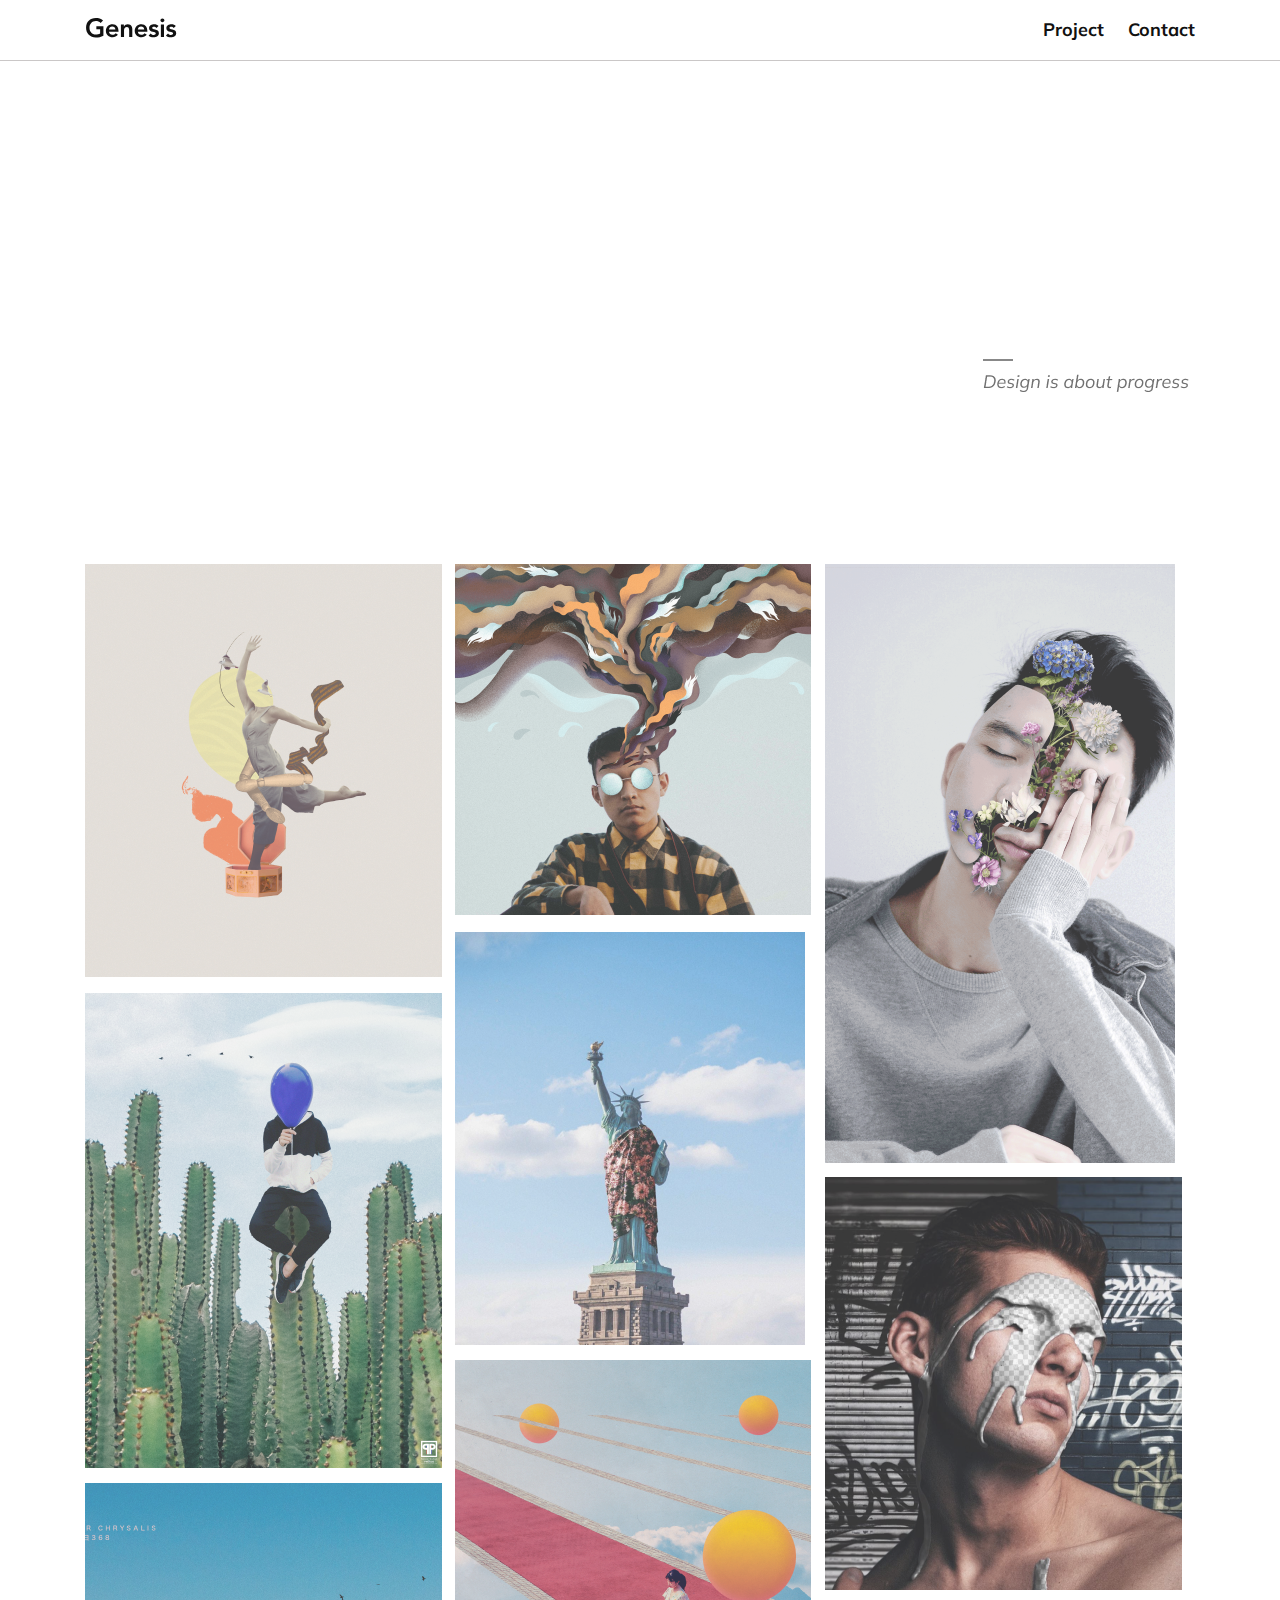
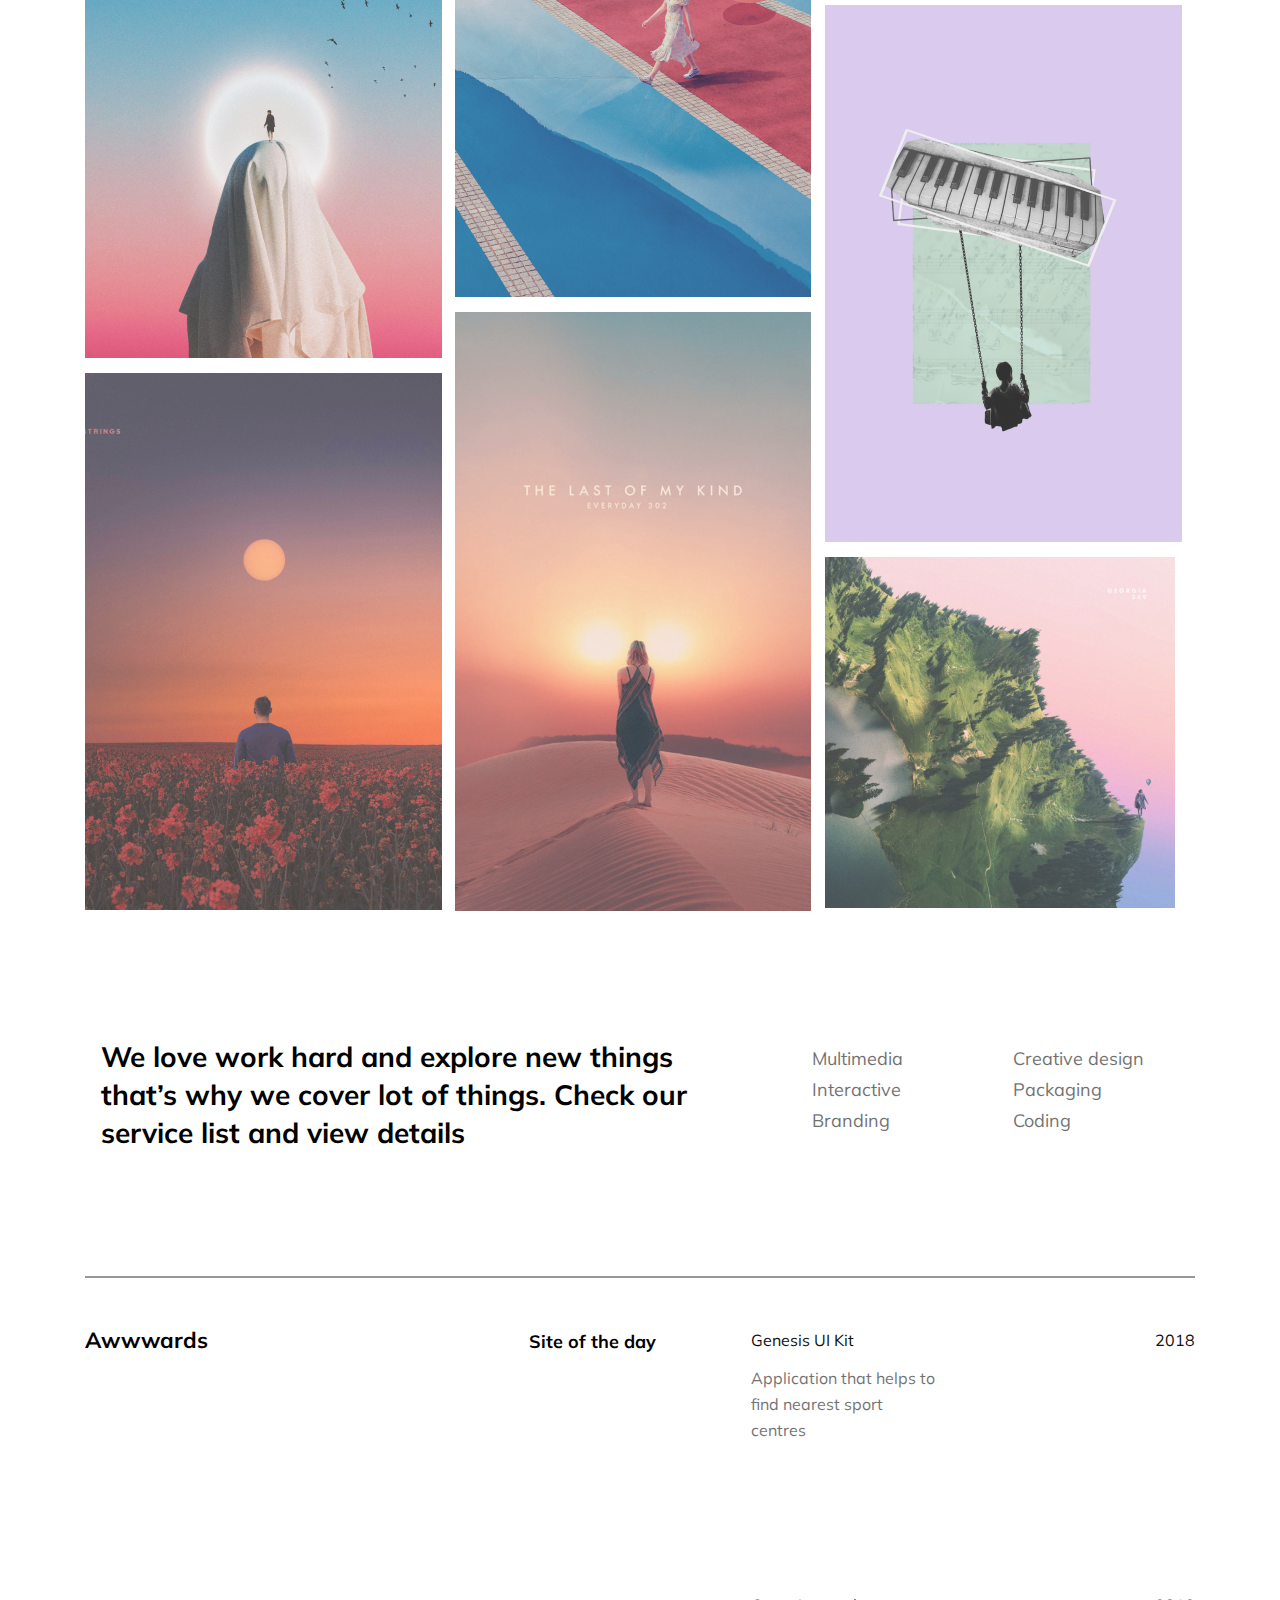
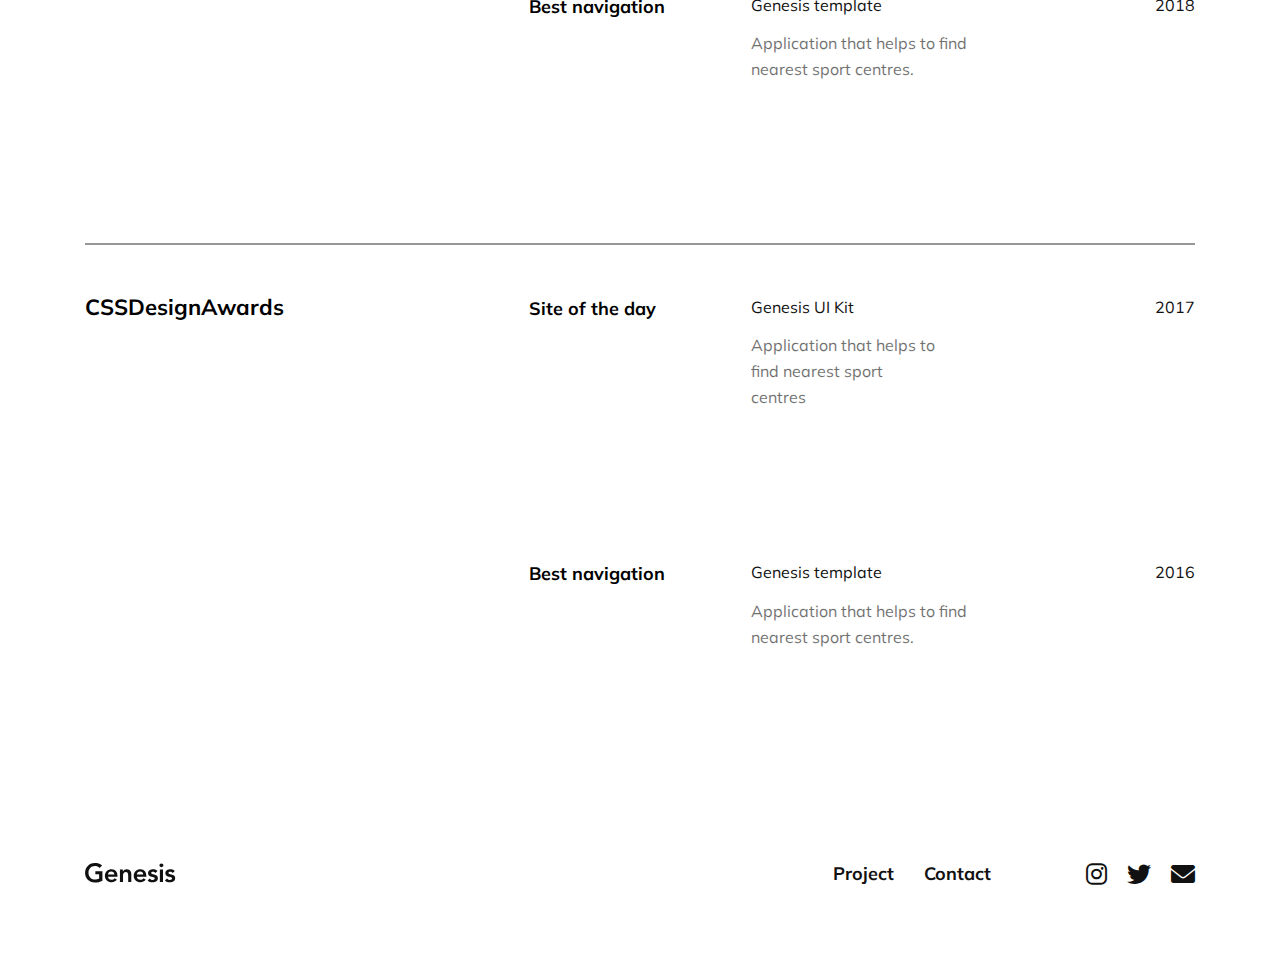
<file: index.html>
<!DOCTYPE html>
<html lang="en">
<head>
    <meta charset="UTF-8">
    <meta name="viewport" content="width=device-width, initial-scale=1.0">
    <link rel="preconnect" href="https://fonts.googleapis.com">
    <link rel="preconnect" href="https://fonts.gstatic.com" crossorigin>
    <link href="https://fonts.googleapis.com/css2?family=Mulish:ital,wght@0,200..1000;1,200..1000&display=swap" rel="stylesheet">
    <link rel="stylesheet" href="https://cdnjs.cloudflare.com/ajax/libs/font-awesome/6.0.0-beta3/css/all.min.css">
    <link rel="stylesheet" href="style/index.css">
    <link rel="stylesheet" href="style/normalize.css">
    <title>Document</title>
</head>
<body>
    <header>
        <nav class="nav__container">
            <a href="#home"><img src="image/logo.svg" alt="logo" class="nav__logo"></a>
            <ul class="nav__list">
                <li class="nav__link">
                    <a href="./pages/project.html" class="link">Project</a>
                </li>
                <li class="nav__link">
                    <a href="./pages/contact.html" class="link">Contact</a>
                </li>
            </ul>
        </nav>
    </header>

    <!--Hero Section-->
    <section class="hero__container" id="home">
        <section class="hero__container-text">
            <h4 class="hero__container-text-title">Shooting Stars</h4>
            <h1 class="hero__container-text-content">
                Hello, I’m Bakhtiyar Sattarov,
                <span>product designer</span> 
                with experience in studios and startups
            </h1>
        </section>
        <section class="hero__tagline">
            <img src="image/Quote.png" alt="quote">
        </section>
    </section>

    <!-- Gallery section -->
    <section class="grid__container">
        <div class="grid__item grid__item-one">
            <img src="./image/gallery/Rectangle.png" alt="Image of a human going out from a box like if she is dancing">
        </div>
        <div class="grid__item grid__item-two">
            <img src="./image/gallery/Rectangle-1.png" alt="Person sitting on a cactus with a blue baloon in front of his face">
        </div>
        <div class="grid__item grid__item-three">
            <img src="./image/gallery/Rectangle-2.png" alt="Person on top of a giant covered with a sheet with sun and birds in background">
        </div>
        <div class="grid__item grid__item-four">
            <img src="./image/gallery/Rectangle-3.png" alt="Man in a fiend full of flower looking at the sun">
        </div>
        <div class="grid__item grid__item-five">
            <img src="./image/gallery/Rectangle-4.png" alt="Boy with ideas going out of his mind in form of wave of colors">
        </div>
        <div class="grid__item grid__item-six">
            <img src="./image/gallery/Rectangle-5.png" alt="Statue of libery with a dress">
        </div>
        <div class="grid__item grid__item-seven">
            <img src="./image/gallery/Rectangle-6.png" alt="Woman walking on a huge carpet">
        </div>
        <div class="grid__item grid__item-eight">
            <img src="./image/gallery/Rectangle-7.png" alt="Woman looking at the sun in the desert, book cover">
        </div>
        <div class="grid__item grid__item-nine">
            <img src="./image/gallery/Rectangle-8.png" alt="Flowers going out from a face of a man">
        </div>
        <div class="grid__item grid__item-ten">
            <img src="./image/gallery/Rectangle-9.png" alt="Man posing with paint on his face">
        </div>
        <div class="grid__item grid__item-eleven">
            <img src="./image/gallery/Rectangle-10.png" alt="Kid swinging from a piano swing in the sky">
        </div>
        <div class="grid__item grid__item-twelve">
            <img src="./image/gallery/Rectangle-11.png" alt="Forest mountain from above, forest is falling">
        </div>
    </section>

    <!--Group-->
    <section class="group__container">
        <article class="group__container-info">
            <h2 class="group-text">
                We love work hard and explore new things that’s why we cover lot of things. Check our service list and view details
            </h2>
        </article>
        <section class="service__list">
            <ul class="service__list-left">
                <li class="list-item"><a href="">Multimedia</a></li>
                <li class="list-item"><a href="">Interactive</a></li>
                <li class="list-item"><a href="">Branding</a></li>
            </ul>
            <ul class="service__list-right">
                <li class="list-item"><a href="#">Creative design</a></li>
                <li class="list-item"><a href="#">Packaging</a></li>
                <li class="list-item"><a href="#">Coding</a></li>
            </ul>
        </section>
    </section>

    <!--Awards top-->
    <section class="awards__container mt58">
        <h3 class="awards__container-top-title">
            Awwwards
        </h3>
            <section class="award__item">
                <h4 class="award-type">Site of the day</h4>
            </section>
                <div class="award-details">
                    <p class="award-details-name">Genesis UI Kit</p>
                    <p class="award-details-description">Application that helps to find nearest sport centres</p>
                </div>
            <p class="award__year">2018</p>
    </section>

    <section class="awards__container-two">
            <section class="award__item-two">
                <h4 class="award-type-two">Best navigation</h4>
            </section>
                <div class="award-details-two">
                    <p class="award-details-two-name">Genesis template</p>
                    <p class="award-details-two-description">Application that helps to find nearest sport centres.</p>
                </div>
                <p class="award__year-two">2018</p>
    </section>

    <!--Awards bottom-->
       <section class="awards__container">
            <h3 class="awards__container-top-title">
                CSSDesignAwards
            </h3>
                <section class="award__item">
                    <h4 class="award-type">Site of the day</h4>
                </section>
                    <div class="award-details">
                        <p class="award-details-name">Genesis UI Kit</p>
                        <p class="award-details-description">Application that helps to find nearest sport centres</p>
                    </div>
                <p class="award__year">2017</p>
        </section>

    <section class="awards__container-two">
            <section class="award__item-two">
                <h4 class="award-type-two">Best navigation</h4>
            </section>
                <div class="award-details-two">
                    <p class="award-details-two-name">Genesis template</p>
                    <p class="award-details-two-description">Application that helps to find nearest sport centres.</p>
                </div>
                <p class="award__year-two">2016</p>
    </section>

    <!--Footer-->
    <footer class="footer__container">
        <a href="./index.html">
            <img src="../image/logo.svg" alt="logo" class="footer__logo">
        </a>
        <ul class="footer__list">
            <li class="footer__item">
                <a href="./pages/project.html" class="footer__link"><h4>Project</h4></a>
            </li>
            <li class="footer__item">
                <a href="./pages/contact.html" class="footer__link"><h4>Contact</h4></a>
            </li>
        </ul>
        <div class="footer__social">
            <a href="#"><i class="fa-brands fa-instagram"></i></a>
            <a href="#"><i class="fa-brands fa-twitter"></i></a>
            <a href="#"><i class="fa-solid fa-envelope"></i></a>
        </div>
    </footer>
    
</body>
</html>
</file>
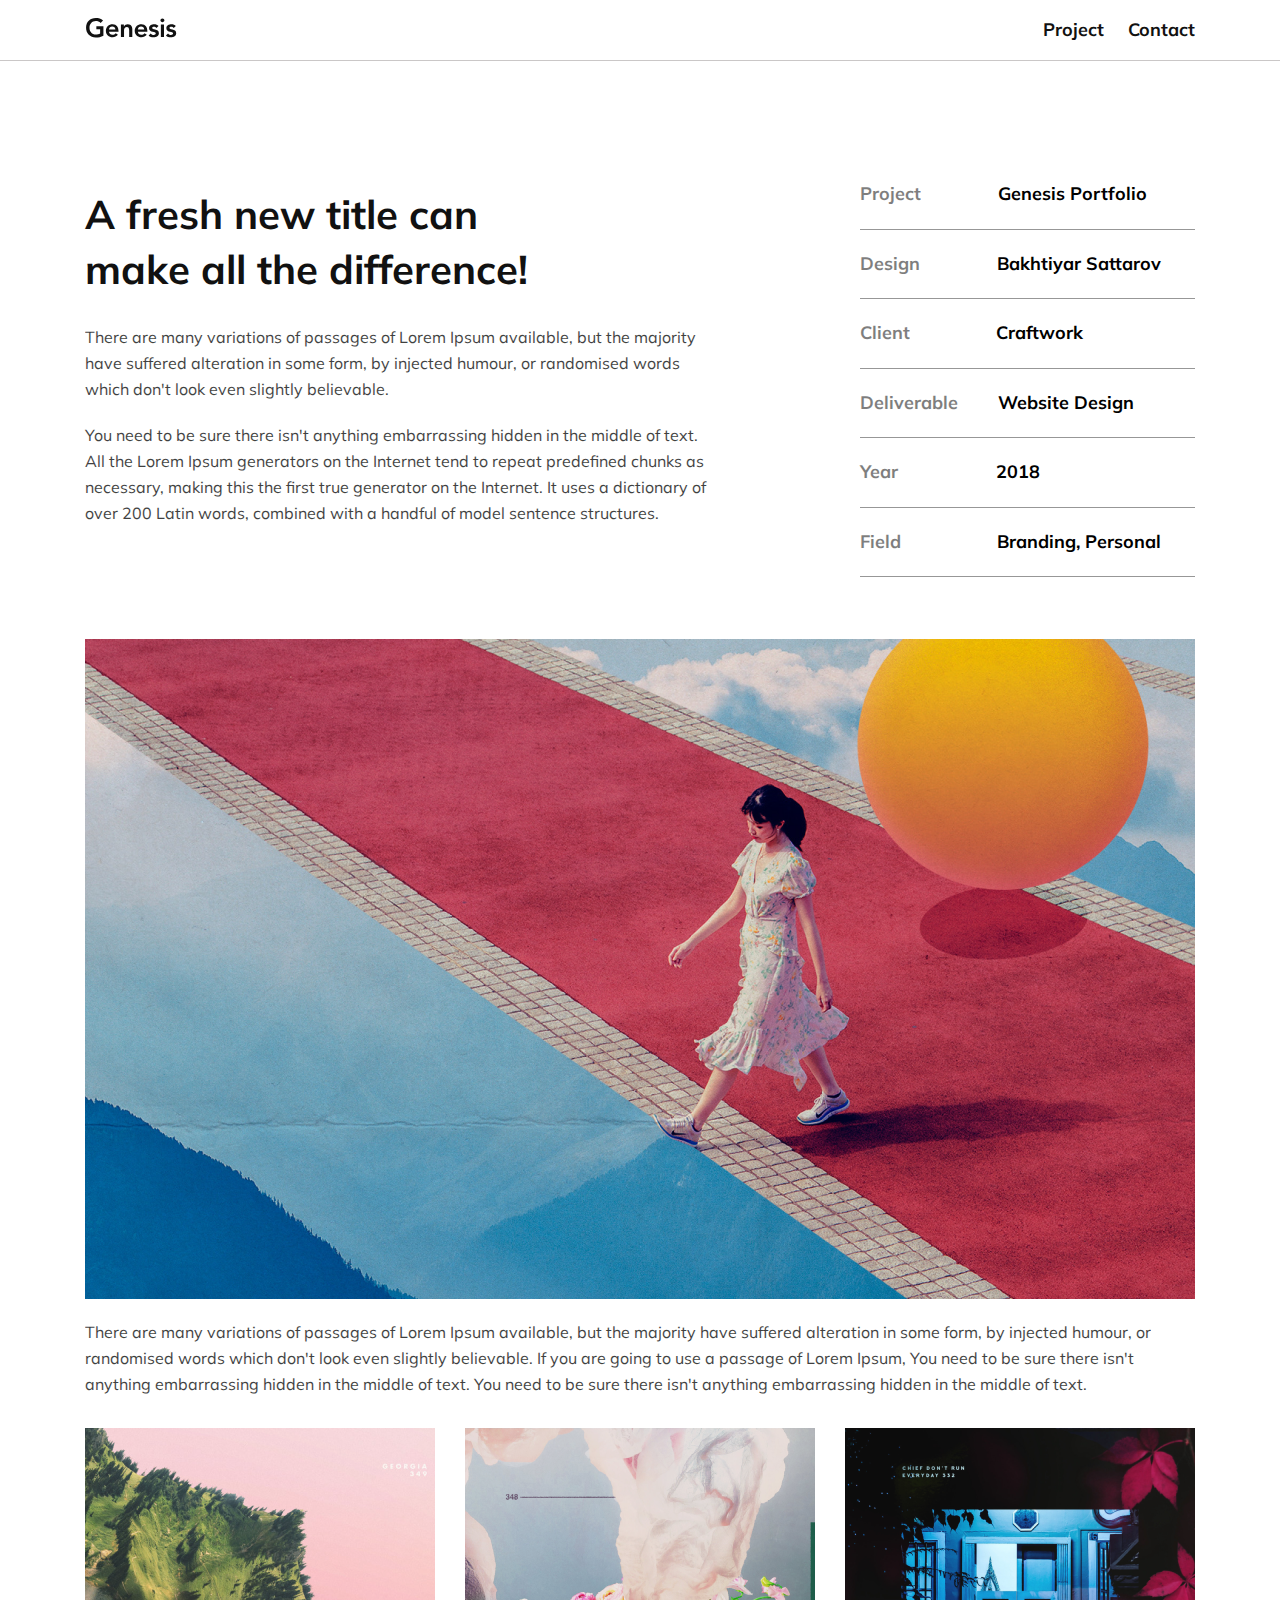
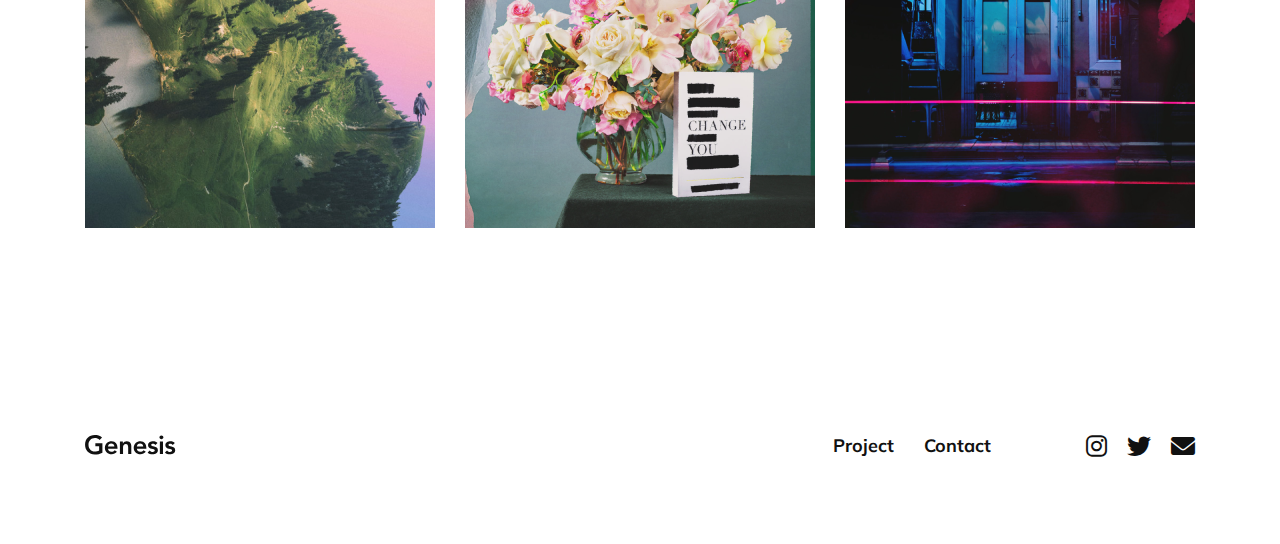
<file: pages/project.html>
<!DOCTYPE html>
<html lang="en">
<head>
    <meta charset="UTF-8">
    <meta name="viewport" content="width=device-width, initial-scale=1.0">
    <link rel="preconnect" href="https://fonts.googleapis.com">
    <link rel="preconnect" href="https://fonts.gstatic.com" crossorigin>
    <link href="https://fonts.googleapis.com/css2?family=Mulish:ital,wght@0,200..1000;1,200..1000&display=swap" rel="stylesheet">
    <link rel="stylesheet" href="https://cdnjs.cloudflare.com/ajax/libs/font-awesome/6.0.0-beta3/css/all.min.css">
    <link rel="stylesheet" href="../style/project.css">
    <link rel="stylesheet" href="../style/normalize.css">
    <title>Document</title>
</head>
<body>
    <header>
        <nav class="nav__container">
            <a href="../index.html">
                <img src="../image/logo.svg" alt="logo" class="nav__logo">
            </a>
            <ul class="nav__list">
                <li class="nav__link">
                    <a href="./project.html" class="link">Project</a>
                </li>
                <li class="nav__link">
                    <a href="./contact.html" class="link">Contact</a>
                </li>
            </ul>
        </nav>
    </header>

    <!--Hero-->
    <section class="hero__container">
        <section class="hero__container-text">
            <h1 class="hero__container-text-title">
                A fresh new title can make all the difference!
            </h1>
            <p class="hero__container-info">
                There are many variations of passages of Lorem Ipsum available, but the majority 
                have suffered alteration in some form, by injected humour, or randomised words 
                which don't look even slightly believable.
            </p>
            <p class="hero__container-info">
                You need to be sure there isn't anything embarrassing hidden in the middle of text. 
                All the Lorem Ipsum generators on the Internet tend to repeat predefined chunks as necessary, 
                making this the first true generator on the Internet. 
                It uses a dictionary of over 200 Latin words, combined with a handful of model sentence structures.
            </p>
        </section>
        <section class="hero__container-details">
            <section class="detail">
                <h3 class="detail-category">
                    Project
                </h3>
                <h4 class="detail-work m48rem">
                    Genesis Portfolio
                </h4>
            </section>
            <section class="detail">
                <h3 class="detail-category">
                    Design
                </h3>
                <h4 class="detail-work m48rem">
                    Bakhtiyar Sattarov                
                </h4>
            </section>
            <section class="detail">
                <h3 class="detail-category">
                    Client
                </h3>
                <h4 class="detail-work m54rem">
                    Craftwork
                </h4>
            </section>
            <section class="detail">
                <h3 class="detail-category">
                    Deliverable
                </h3>
                <h4 class="detail-work m25rem">
                    Website Design
                </h4>
            </section>
            <section class="detail">
                <h3 class="detail-category">
                    Year
                </h3>
                <h4 class="detail-work m61rem">
                    2018            
                </h4>
            </section>
            <section class="detail">
                <h3 class="detail-category">
                    Field
                </h3>
                <h4 class="detail-work m6rem">
                    Branding, Personal            
                </h4>
            </section>
        </section>
     </section>
    
     <!--content -->
     <section class="content_container">
        <img src="../image/project/Image.png" alt="woman walking">

        <p class="info">
            There are many variations of passages of Lorem Ipsum available, 
            but the majority have suffered alteration in some form, by injected humour, 
            or randomised words which don't look even slightly believable. 
            If you are going to use a passage of Lorem Ipsum, You need to be sure there 
            isn't anything embarrassing hidden in the middle of text. You need to be sure there 
            isn't anything embarrassing hidden in the middle of text.
        </p>

        <section class="image">
            <img src="../image/project/Image1.png" class="image-item" alt="image1">
            <img src="../image/project/Image2.png" class="image-item" alt="image2">
            <img src="../image/project/Image3.png" class="image-item" alt="image3">
        </section>
     </section>

      <!--Footer-->
      <footer class="footer__container">
        <a href="./index.html">
            <img src="../image/logo.svg" alt="logo" class="footer__logo">
        </a>
        <ul class="footer__list">
            <li class="footer__item">
                <a href="./pages/project.html" class="footer__link"><h4>Project</h4></a>
            </li>
            <li class="footer__item">
                <a href="./pages/contact.html" class="footer__link"><h4>Contact</h4></a>
            </li>
        </ul>
        <div class="footer__social">
            <a href="#"><i class="fa-brands fa-instagram"></i></a>
            <a href="#"><i class="fa-brands fa-twitter"></i></a>
            <a href="#"><i class="fa-solid fa-envelope"></i></a>
        </div>
    </footer>
</body>
</html>
</file>
<file: style/index.css>
header{position:fixed;width:100%;top:0;z-index:100;background-color:#ffffff;height:60px;border-bottom:1px solid rgb(202,199,199)}.nav__container{display:-webkit-box;display:-ms-flexbox;display:flex;-webkit-box-pack:justify;-ms-flex-pack:justify;justify-content:space-between;-webkit-box-align:center;-ms-flex-align:center;align-items:center;max-width:1109px;width:100%;min-height:60px;margin:auto;background-color:#ffffff}.nav__container__logo{max-width:90px;width:100%;min-height:19px}.nav__container .nav__list{display:-webkit-box;display:-ms-flexbox;display:flex;-webkit-box-pack:center;-ms-flex-pack:center;justify-content:center;-webkit-box-align:center;-ms-flex-align:center;align-items:center;list-style:none}.nav__container .nav__list .nav__link{margin-left:24px}.nav__container .nav__list .nav__link .link{text-decoration:none;color:#111111;font-weight:bold;font-size:18px;-webkit-transition:color 0.3s ease-in-out;transition:color 0.3s ease-in-out}.nav__container .nav__list .nav__link .link:hover{color:#4A4FF2}.hero__container{max-width:1109px;width:100%;min-height:251px;display:-webkit-box;display:-ms-flexbox;display:flex;-webkit-box-pack:justify;-ms-flex-pack:justify;justify-content:space-between;-webkit-box-align:end;-ms-flex-align:end;align-items:flex-end;margin:auto;position:relative}.hero__container-text{max-width:635px;width:100%;min-height:251px;position:relative;-webkit-transform:translateX(-100%);transform:translateX(-100%);opacity:0;-webkit-animation:slide-in-to-right 1s ease-out forwards;animation:slide-in-to-right 1s ease-out forwards}.hero__container-text-title{margin-top:6rem;margin-bottom:2rem;font-weight:bold;font-size:22px;color:#4A4FF2}.hero__container-text-content{font-size:40px;line-height:60px}.hero__container-text-content span{color:#4A4FF2}.hero__container .hero__tagline{margin-bottom:1.5rem;-webkit-animation:opacity 1.5s ease-in;animation:opacity 1.5s ease-in}@-webkit-keyframes opacity{0%{opacity:0}to{opacity:1}}@keyframes opacity{0%{opacity:0}to{opacity:1}}@-webkit-keyframes slide-in-to-right{0%{-webkit-transform:translateX(-100%);transform:translateX(-100%);opacity:0}to{-webkit-transform:translateX(0);transform:translateX(0);opacity:1}}@keyframes slide-in-to-right{0%{-webkit-transform:translateX(-100%);transform:translateX(-100%);opacity:0}to{-webkit-transform:translateX(0);transform:translateX(0);opacity:1}}.grid__container{display:-ms-grid;display:grid;-ms-flex-pack:distribute;justify-content:space-around;-ms-grid-columns:(1fr)[9];grid-template-columns:repeat(9,1fr);-ms-grid-rows:(1fr)[32];grid-template-rows:repeat(32,1fr);max-width:1110px;width:100%;min-height:1960px;margin:144px auto 91px auto;-webkit-animation:slide-in-to-top 1s ease-in-out;animation:slide-in-to-top 1s ease-in-out}.grid__container>:first-child{-ms-grid-row:1;-ms-grid-column:1}.grid__container>:nth-child(2){-ms-grid-row:1;-ms-grid-column:2}.grid__container>:nth-child(3){-ms-grid-row:1;-ms-grid-column:3}.grid__container>:nth-child(4){-ms-grid-row:1;-ms-grid-column:4}.grid__container>:nth-child(5){-ms-grid-row:1;-ms-grid-column:5}.grid__container>:nth-child(6){-ms-grid-row:1;-ms-grid-column:6}.grid__container>:nth-child(7){-ms-grid-row:1;-ms-grid-column:7}.grid__container>:nth-child(8){-ms-grid-row:1;-ms-grid-column:8}.grid__container>:nth-child(9){-ms-grid-row:1;-ms-grid-column:9}.grid__container>:nth-child(10){-ms-grid-row:2;-ms-grid-column:1}.grid__container>:nth-child(11){-ms-grid-row:2;-ms-grid-column:2}.grid__container>:nth-child(12){-ms-grid-row:2;-ms-grid-column:3}.grid__container>:nth-child(13){-ms-grid-row:2;-ms-grid-column:4}.grid__container>:nth-child(14){-ms-grid-row:2;-ms-grid-column:5}.grid__container>:nth-child(15){-ms-grid-row:2;-ms-grid-column:6}.grid__container>:nth-child(16){-ms-grid-row:2;-ms-grid-column:7}.grid__container>:nth-child(17){-ms-grid-row:2;-ms-grid-column:8}.grid__container>:nth-child(18){-ms-grid-row:2;-ms-grid-column:9}.grid__container>:nth-child(19){-ms-grid-row:3;-ms-grid-column:1}.grid__container>:nth-child(20){-ms-grid-row:3;-ms-grid-column:2}.grid__container>:nth-child(21){-ms-grid-row:3;-ms-grid-column:3}.grid__container>:nth-child(22){-ms-grid-row:3;-ms-grid-column:4}.grid__container>:nth-child(23){-ms-grid-row:3;-ms-grid-column:5}.grid__container>:nth-child(24){-ms-grid-row:3;-ms-grid-column:6}.grid__container>:nth-child(25){-ms-grid-row:3;-ms-grid-column:7}.grid__container>:nth-child(26){-ms-grid-row:3;-ms-grid-column:8}.grid__container>:nth-child(27){-ms-grid-row:3;-ms-grid-column:9}.grid__container>:nth-child(28){-ms-grid-row:4;-ms-grid-column:1}.grid__container>:nth-child(29){-ms-grid-row:4;-ms-grid-column:2}.grid__container>:nth-child(30){-ms-grid-row:4;-ms-grid-column:3}.grid__container>:nth-child(31){-ms-grid-row:4;-ms-grid-column:4}.grid__container>:nth-child(32){-ms-grid-row:4;-ms-grid-column:5}.grid__container>:nth-child(33){-ms-grid-row:4;-ms-grid-column:6}.grid__container>:nth-child(34){-ms-grid-row:4;-ms-grid-column:7}.grid__container>:nth-child(35){-ms-grid-row:4;-ms-grid-column:8}.grid__container>:nth-child(36){-ms-grid-row:4;-ms-grid-column:9}.grid__container>:nth-child(37){-ms-grid-row:5;-ms-grid-column:1}.grid__container>:nth-child(38){-ms-grid-row:5;-ms-grid-column:2}.grid__container>:nth-child(39){-ms-grid-row:5;-ms-grid-column:3}.grid__container>:nth-child(40){-ms-grid-row:5;-ms-grid-column:4}.grid__container>:nth-child(41){-ms-grid-row:5;-ms-grid-column:5}.grid__container>:nth-child(42){-ms-grid-row:5;-ms-grid-column:6}.grid__container>:nth-child(43){-ms-grid-row:5;-ms-grid-column:7}.grid__container>:nth-child(44){-ms-grid-row:5;-ms-grid-column:8}.grid__container>:nth-child(45){-ms-grid-row:5;-ms-grid-column:9}.grid__container>:nth-child(46){-ms-grid-row:6;-ms-grid-column:1}.grid__container>:nth-child(47){-ms-grid-row:6;-ms-grid-column:2}.grid__container>:nth-child(48){-ms-grid-row:6;-ms-grid-column:3}.grid__container>:nth-child(49){-ms-grid-row:6;-ms-grid-column:4}.grid__container>:nth-child(50){-ms-grid-row:6;-ms-grid-column:5}.grid__container>:nth-child(51){-ms-grid-row:6;-ms-grid-column:6}.grid__container>:nth-child(52){-ms-grid-row:6;-ms-grid-column:7}.grid__container>:nth-child(53){-ms-grid-row:6;-ms-grid-column:8}.grid__container>:nth-child(54){-ms-grid-row:6;-ms-grid-column:9}.grid__container>:nth-child(55){-ms-grid-row:7;-ms-grid-column:1}.grid__container>:nth-child(56){-ms-grid-row:7;-ms-grid-column:2}.grid__container>:nth-child(57){-ms-grid-row:7;-ms-grid-column:3}.grid__container>:nth-child(58){-ms-grid-row:7;-ms-grid-column:4}.grid__container>:nth-child(59){-ms-grid-row:7;-ms-grid-column:5}.grid__container>:nth-child(60){-ms-grid-row:7;-ms-grid-column:6}.grid__container>:nth-child(61){-ms-grid-row:7;-ms-grid-column:7}.grid__container>:nth-child(62){-ms-grid-row:7;-ms-grid-column:8}.grid__container>:nth-child(63){-ms-grid-row:7;-ms-grid-column:9}.grid__container>:nth-child(64){-ms-grid-row:8;-ms-grid-column:1}.grid__container>:nth-child(65){-ms-grid-row:8;-ms-grid-column:2}.grid__container>:nth-child(66){-ms-grid-row:8;-ms-grid-column:3}.grid__container>:nth-child(67){-ms-grid-row:8;-ms-grid-column:4}.grid__container>:nth-child(68){-ms-grid-row:8;-ms-grid-column:5}.grid__container>:nth-child(69){-ms-grid-row:8;-ms-grid-column:6}.grid__container>:nth-child(70){-ms-grid-row:8;-ms-grid-column:7}.grid__container>:nth-child(71){-ms-grid-row:8;-ms-grid-column:8}.grid__container>:nth-child(72){-ms-grid-row:8;-ms-grid-column:9}.grid__container>:nth-child(73){-ms-grid-row:9;-ms-grid-column:1}.grid__container>:nth-child(74){-ms-grid-row:9;-ms-grid-column:2}.grid__container>:nth-child(75){-ms-grid-row:9;-ms-grid-column:3}.grid__container>:nth-child(76){-ms-grid-row:9;-ms-grid-column:4}.grid__container>:nth-child(77){-ms-grid-row:9;-ms-grid-column:5}.grid__container>:nth-child(78){-ms-grid-row:9;-ms-grid-column:6}.grid__container>:nth-child(79){-ms-grid-row:9;-ms-grid-column:7}.grid__container>:nth-child(80){-ms-grid-row:9;-ms-grid-column:8}.grid__container>:nth-child(81){-ms-grid-row:9;-ms-grid-column:9}.grid__container>:nth-child(82){-ms-grid-row:10;-ms-grid-column:1}.grid__container>:nth-child(83){-ms-grid-row:10;-ms-grid-column:2}.grid__container>:nth-child(84){-ms-grid-row:10;-ms-grid-column:3}.grid__container>:nth-child(85){-ms-grid-row:10;-ms-grid-column:4}.grid__container>:nth-child(86){-ms-grid-row:10;-ms-grid-column:5}.grid__container>:nth-child(87){-ms-grid-row:10;-ms-grid-column:6}.grid__container>:nth-child(88){-ms-grid-row:10;-ms-grid-column:7}.grid__container>:nth-child(89){-ms-grid-row:10;-ms-grid-column:8}.grid__container>:nth-child(90){-ms-grid-row:10;-ms-grid-column:9}.grid__container>:nth-child(91){-ms-grid-row:11;-ms-grid-column:1}.grid__container>:nth-child(92){-ms-grid-row:11;-ms-grid-column:2}.grid__container>:nth-child(93){-ms-grid-row:11;-ms-grid-column:3}.grid__container>:nth-child(94){-ms-grid-row:11;-ms-grid-column:4}.grid__container>:nth-child(95){-ms-grid-row:11;-ms-grid-column:5}.grid__container>:nth-child(96){-ms-grid-row:11;-ms-grid-column:6}.grid__container>:nth-child(97){-ms-grid-row:11;-ms-grid-column:7}.grid__container>:nth-child(98){-ms-grid-row:11;-ms-grid-column:8}.grid__container>:nth-child(99){-ms-grid-row:11;-ms-grid-column:9}.grid__container>:nth-child(100){-ms-grid-row:12;-ms-grid-column:1}.grid__container>:nth-child(101){-ms-grid-row:12;-ms-grid-column:2}.grid__container>:nth-child(102){-ms-grid-row:12;-ms-grid-column:3}.grid__container>:nth-child(103){-ms-grid-row:12;-ms-grid-column:4}.grid__container>:nth-child(104){-ms-grid-row:12;-ms-grid-column:5}.grid__container>:nth-child(105){-ms-grid-row:12;-ms-grid-column:6}.grid__container>:nth-child(106){-ms-grid-row:12;-ms-grid-column:7}.grid__container>:nth-child(107){-ms-grid-row:12;-ms-grid-column:8}.grid__container>:nth-child(108){-ms-grid-row:12;-ms-grid-column:9}.grid__container>:nth-child(109){-ms-grid-row:13;-ms-grid-column:1}.grid__container>:nth-child(110){-ms-grid-row:13;-ms-grid-column:2}.grid__container>:nth-child(111){-ms-grid-row:13;-ms-grid-column:3}.grid__container>:nth-child(112){-ms-grid-row:13;-ms-grid-column:4}.grid__container>:nth-child(113){-ms-grid-row:13;-ms-grid-column:5}.grid__container>:nth-child(114){-ms-grid-row:13;-ms-grid-column:6}.grid__container>:nth-child(115){-ms-grid-row:13;-ms-grid-column:7}.grid__container>:nth-child(116){-ms-grid-row:13;-ms-grid-column:8}.grid__container>:nth-child(117){-ms-grid-row:13;-ms-grid-column:9}.grid__container>:nth-child(118){-ms-grid-row:14;-ms-grid-column:1}.grid__container>:nth-child(119){-ms-grid-row:14;-ms-grid-column:2}.grid__container>:nth-child(120){-ms-grid-row:14;-ms-grid-column:3}.grid__container>:nth-child(121){-ms-grid-row:14;-ms-grid-column:4}.grid__container>:nth-child(122){-ms-grid-row:14;-ms-grid-column:5}.grid__container>:nth-child(123){-ms-grid-row:14;-ms-grid-column:6}.grid__container>:nth-child(124){-ms-grid-row:14;-ms-grid-column:7}.grid__container>:nth-child(125){-ms-grid-row:14;-ms-grid-column:8}.grid__container>:nth-child(126){-ms-grid-row:14;-ms-grid-column:9}.grid__container>:nth-child(127){-ms-grid-row:15;-ms-grid-column:1}.grid__container>:nth-child(128){-ms-grid-row:15;-ms-grid-column:2}.grid__container>:nth-child(129){-ms-grid-row:15;-ms-grid-column:3}.grid__container>:nth-child(130){-ms-grid-row:15;-ms-grid-column:4}.grid__container>:nth-child(131){-ms-grid-row:15;-ms-grid-column:5}.grid__container>:nth-child(132){-ms-grid-row:15;-ms-grid-column:6}.grid__container>:nth-child(133){-ms-grid-row:15;-ms-grid-column:7}.grid__container>:nth-child(134){-ms-grid-row:15;-ms-grid-column:8}.grid__container>:nth-child(135){-ms-grid-row:15;-ms-grid-column:9}.grid__container>:nth-child(136){-ms-grid-row:16;-ms-grid-column:1}.grid__container>:nth-child(137){-ms-grid-row:16;-ms-grid-column:2}.grid__container>:nth-child(138){-ms-grid-row:16;-ms-grid-column:3}.grid__container>:nth-child(139){-ms-grid-row:16;-ms-grid-column:4}.grid__container>:nth-child(140){-ms-grid-row:16;-ms-grid-column:5}.grid__container>:nth-child(141){-ms-grid-row:16;-ms-grid-column:6}.grid__container>:nth-child(142){-ms-grid-row:16;-ms-grid-column:7}.grid__container>:nth-child(143){-ms-grid-row:16;-ms-grid-column:8}.grid__container>:nth-child(144){-ms-grid-row:16;-ms-grid-column:9}.grid__container>:nth-child(145){-ms-grid-row:17;-ms-grid-column:1}.grid__container>:nth-child(146){-ms-grid-row:17;-ms-grid-column:2}.grid__container>:nth-child(147){-ms-grid-row:17;-ms-grid-column:3}.grid__container>:nth-child(148){-ms-grid-row:17;-ms-grid-column:4}.grid__container>:nth-child(149){-ms-grid-row:17;-ms-grid-column:5}.grid__container>:nth-child(150){-ms-grid-row:17;-ms-grid-column:6}.grid__container>:nth-child(151){-ms-grid-row:17;-ms-grid-column:7}.grid__container>:nth-child(152){-ms-grid-row:17;-ms-grid-column:8}.grid__container>:nth-child(153){-ms-grid-row:17;-ms-grid-column:9}.grid__container>:nth-child(154){-ms-grid-row:18;-ms-grid-column:1}.grid__container>:nth-child(155){-ms-grid-row:18;-ms-grid-column:2}.grid__container>:nth-child(156){-ms-grid-row:18;-ms-grid-column:3}.grid__container>:nth-child(157){-ms-grid-row:18;-ms-grid-column:4}.grid__container>:nth-child(158){-ms-grid-row:18;-ms-grid-column:5}.grid__container>:nth-child(159){-ms-grid-row:18;-ms-grid-column:6}.grid__container>:nth-child(160){-ms-grid-row:18;-ms-grid-column:7}.grid__container>:nth-child(161){-ms-grid-row:18;-ms-grid-column:8}.grid__container>:nth-child(162){-ms-grid-row:18;-ms-grid-column:9}.grid__container>:nth-child(163){-ms-grid-row:19;-ms-grid-column:1}.grid__container>:nth-child(164){-ms-grid-row:19;-ms-grid-column:2}.grid__container>:nth-child(165){-ms-grid-row:19;-ms-grid-column:3}.grid__container>:nth-child(166){-ms-grid-row:19;-ms-grid-column:4}.grid__container>:nth-child(167){-ms-grid-row:19;-ms-grid-column:5}.grid__container>:nth-child(168){-ms-grid-row:19;-ms-grid-column:6}.grid__container>:nth-child(169){-ms-grid-row:19;-ms-grid-column:7}.grid__container>:nth-child(170){-ms-grid-row:19;-ms-grid-column:8}.grid__container>:nth-child(171){-ms-grid-row:19;-ms-grid-column:9}.grid__container>:nth-child(172){-ms-grid-row:20;-ms-grid-column:1}.grid__container>:nth-child(173){-ms-grid-row:20;-ms-grid-column:2}.grid__container>:nth-child(174){-ms-grid-row:20;-ms-grid-column:3}.grid__container>:nth-child(175){-ms-grid-row:20;-ms-grid-column:4}.grid__container>:nth-child(176){-ms-grid-row:20;-ms-grid-column:5}.grid__container>:nth-child(177){-ms-grid-row:20;-ms-grid-column:6}.grid__container>:nth-child(178){-ms-grid-row:20;-ms-grid-column:7}.grid__container>:nth-child(179){-ms-grid-row:20;-ms-grid-column:8}.grid__container>:nth-child(180){-ms-grid-row:20;-ms-grid-column:9}.grid__container>:nth-child(181){-ms-grid-row:21;-ms-grid-column:1}.grid__container>:nth-child(182){-ms-grid-row:21;-ms-grid-column:2}.grid__container>:nth-child(183){-ms-grid-row:21;-ms-grid-column:3}.grid__container>:nth-child(184){-ms-grid-row:21;-ms-grid-column:4}.grid__container>:nth-child(185){-ms-grid-row:21;-ms-grid-column:5}.grid__container>:nth-child(186){-ms-grid-row:21;-ms-grid-column:6}.grid__container>:nth-child(187){-ms-grid-row:21;-ms-grid-column:7}.grid__container>:nth-child(188){-ms-grid-row:21;-ms-grid-column:8}.grid__container>:nth-child(189){-ms-grid-row:21;-ms-grid-column:9}.grid__container>:nth-child(190){-ms-grid-row:22;-ms-grid-column:1}.grid__container>:nth-child(191){-ms-grid-row:22;-ms-grid-column:2}.grid__container>:nth-child(192){-ms-grid-row:22;-ms-grid-column:3}.grid__container>:nth-child(193){-ms-grid-row:22;-ms-grid-column:4}.grid__container>:nth-child(194){-ms-grid-row:22;-ms-grid-column:5}.grid__container>:nth-child(195){-ms-grid-row:22;-ms-grid-column:6}.grid__container>:nth-child(196){-ms-grid-row:22;-ms-grid-column:7}.grid__container>:nth-child(197){-ms-grid-row:22;-ms-grid-column:8}.grid__container>:nth-child(198){-ms-grid-row:22;-ms-grid-column:9}.grid__container>:nth-child(199){-ms-grid-row:23;-ms-grid-column:1}.grid__container>:nth-child(200){-ms-grid-row:23;-ms-grid-column:2}.grid__container>:nth-child(201){-ms-grid-row:23;-ms-grid-column:3}.grid__container>:nth-child(202){-ms-grid-row:23;-ms-grid-column:4}.grid__container>:nth-child(203){-ms-grid-row:23;-ms-grid-column:5}.grid__container>:nth-child(204){-ms-grid-row:23;-ms-grid-column:6}.grid__container>:nth-child(205){-ms-grid-row:23;-ms-grid-column:7}.grid__container>:nth-child(206){-ms-grid-row:23;-ms-grid-column:8}.grid__container>:nth-child(207){-ms-grid-row:23;-ms-grid-column:9}.grid__container>:nth-child(208){-ms-grid-row:24;-ms-grid-column:1}.grid__container>:nth-child(209){-ms-grid-row:24;-ms-grid-column:2}.grid__container>:nth-child(210){-ms-grid-row:24;-ms-grid-column:3}.grid__container>:nth-child(211){-ms-grid-row:24;-ms-grid-column:4}.grid__container>:nth-child(212){-ms-grid-row:24;-ms-grid-column:5}.grid__container>:nth-child(213){-ms-grid-row:24;-ms-grid-column:6}.grid__container>:nth-child(214){-ms-grid-row:24;-ms-grid-column:7}.grid__container>:nth-child(215){-ms-grid-row:24;-ms-grid-column:8}.grid__container>:nth-child(216){-ms-grid-row:24;-ms-grid-column:9}.grid__container>:nth-child(217){-ms-grid-row:25;-ms-grid-column:1}.grid__container>:nth-child(218){-ms-grid-row:25;-ms-grid-column:2}.grid__container>:nth-child(219){-ms-grid-row:25;-ms-grid-column:3}.grid__container>:nth-child(220){-ms-grid-row:25;-ms-grid-column:4}.grid__container>:nth-child(221){-ms-grid-row:25;-ms-grid-column:5}.grid__container>:nth-child(222){-ms-grid-row:25;-ms-grid-column:6}.grid__container>:nth-child(223){-ms-grid-row:25;-ms-grid-column:7}.grid__container>:nth-child(224){-ms-grid-row:25;-ms-grid-column:8}.grid__container>:nth-child(225){-ms-grid-row:25;-ms-grid-column:9}.grid__container>:nth-child(226){-ms-grid-row:26;-ms-grid-column:1}.grid__container>:nth-child(227){-ms-grid-row:26;-ms-grid-column:2}.grid__container>:nth-child(228){-ms-grid-row:26;-ms-grid-column:3}.grid__container>:nth-child(229){-ms-grid-row:26;-ms-grid-column:4}.grid__container>:nth-child(230){-ms-grid-row:26;-ms-grid-column:5}.grid__container>:nth-child(231){-ms-grid-row:26;-ms-grid-column:6}.grid__container>:nth-child(232){-ms-grid-row:26;-ms-grid-column:7}.grid__container>:nth-child(233){-ms-grid-row:26;-ms-grid-column:8}.grid__container>:nth-child(234){-ms-grid-row:26;-ms-grid-column:9}.grid__container>:nth-child(235){-ms-grid-row:27;-ms-grid-column:1}.grid__container>:nth-child(236){-ms-grid-row:27;-ms-grid-column:2}.grid__container>:nth-child(237){-ms-grid-row:27;-ms-grid-column:3}.grid__container>:nth-child(238){-ms-grid-row:27;-ms-grid-column:4}.grid__container>:nth-child(239){-ms-grid-row:27;-ms-grid-column:5}.grid__container>:nth-child(240){-ms-grid-row:27;-ms-grid-column:6}.grid__container>:nth-child(241){-ms-grid-row:27;-ms-grid-column:7}.grid__container>:nth-child(242){-ms-grid-row:27;-ms-grid-column:8}.grid__container>:nth-child(243){-ms-grid-row:27;-ms-grid-column:9}.grid__container>:nth-child(244){-ms-grid-row:28;-ms-grid-column:1}.grid__container>:nth-child(245){-ms-grid-row:28;-ms-grid-column:2}.grid__container>:nth-child(246){-ms-grid-row:28;-ms-grid-column:3}.grid__container>:nth-child(247){-ms-grid-row:28;-ms-grid-column:4}.grid__container>:nth-child(248){-ms-grid-row:28;-ms-grid-column:5}.grid__container>:nth-child(249){-ms-grid-row:28;-ms-grid-column:6}.grid__container>:nth-child(250){-ms-grid-row:28;-ms-grid-column:7}.grid__container>:nth-child(251){-ms-grid-row:28;-ms-grid-column:8}.grid__container>:nth-child(252){-ms-grid-row:28;-ms-grid-column:9}.grid__container>:nth-child(253){-ms-grid-row:29;-ms-grid-column:1}.grid__container>:nth-child(254){-ms-grid-row:29;-ms-grid-column:2}.grid__container>:nth-child(255){-ms-grid-row:29;-ms-grid-column:3}.grid__container>:nth-child(256){-ms-grid-row:29;-ms-grid-column:4}.grid__container>:nth-child(257){-ms-grid-row:29;-ms-grid-column:5}.grid__container>:nth-child(258){-ms-grid-row:29;-ms-grid-column:6}.grid__container>:nth-child(259){-ms-grid-row:29;-ms-grid-column:7}.grid__container>:nth-child(260){-ms-grid-row:29;-ms-grid-column:8}.grid__container>:nth-child(261){-ms-grid-row:29;-ms-grid-column:9}.grid__container>:nth-child(262){-ms-grid-row:30;-ms-grid-column:1}.grid__container>:nth-child(263){-ms-grid-row:30;-ms-grid-column:2}.grid__container>:nth-child(264){-ms-grid-row:30;-ms-grid-column:3}.grid__container>:nth-child(265){-ms-grid-row:30;-ms-grid-column:4}.grid__container>:nth-child(266){-ms-grid-row:30;-ms-grid-column:5}.grid__container>:nth-child(267){-ms-grid-row:30;-ms-grid-column:6}.grid__container>:nth-child(268){-ms-grid-row:30;-ms-grid-column:7}.grid__container>:nth-child(269){-ms-grid-row:30;-ms-grid-column:8}.grid__container>:nth-child(270){-ms-grid-row:30;-ms-grid-column:9}.grid__container>:nth-child(271){-ms-grid-row:31;-ms-grid-column:1}.grid__container>:nth-child(272){-ms-grid-row:31;-ms-grid-column:2}.grid__container>:nth-child(273){-ms-grid-row:31;-ms-grid-column:3}.grid__container>:nth-child(274){-ms-grid-row:31;-ms-grid-column:4}.grid__container>:nth-child(275){-ms-grid-row:31;-ms-grid-column:5}.grid__container>:nth-child(276){-ms-grid-row:31;-ms-grid-column:6}.grid__container>:nth-child(277){-ms-grid-row:31;-ms-grid-column:7}.grid__container>:nth-child(278){-ms-grid-row:31;-ms-grid-column:8}.grid__container>:nth-child(279){-ms-grid-row:31;-ms-grid-column:9}.grid__container>:nth-child(280){-ms-grid-row:32;-ms-grid-column:1}.grid__container>:nth-child(281){-ms-grid-row:32;-ms-grid-column:2}.grid__container>:nth-child(282){-ms-grid-row:32;-ms-grid-column:3}.grid__container>:nth-child(283){-ms-grid-row:32;-ms-grid-column:4}.grid__container>:nth-child(284){-ms-grid-row:32;-ms-grid-column:5}.grid__container>:nth-child(285){-ms-grid-row:32;-ms-grid-column:6}.grid__container>:nth-child(286){-ms-grid-row:32;-ms-grid-column:7}.grid__container>:nth-child(287){-ms-grid-row:32;-ms-grid-column:8}.grid__container>:nth-child(288){-ms-grid-row:32;-ms-grid-column:9}@-webkit-keyframes slide-in-to-top{0%{-webkit-transform:translateY(100%);transform:translateY(100%);opacity:0}50%{-webkit-transform:translateY(75%);transform:translateY(75%);opacity:0.4}to{-webkit-transform:translateY(0%);transform:translateY(0%);opacity:0.8}}@keyframes slide-in-to-top{0%{-webkit-transform:translateY(100%);transform:translateY(100%);opacity:0}50%{-webkit-transform:translateY(75%);transform:translateY(75%);opacity:0.4}to{-webkit-transform:translateY(0%);transform:translateY(0%);opacity:0.8}}.grid__container .grid__item{overflow:hidden;width:100%;height:auto;opacity:0.8;-webkit-transition:0.3s ease-in-out;transition:0.3s ease-in-out}.grid__container .grid__item:hover{opacity:1;-webkit-transform:scale(1.03);transform:scale(1.03)}.grid__container .grid__item-one{-ms-grid-row:1;-ms-grid-row-span:7;-ms-grid-column:1;-ms-grid-column-span:3;grid-area:1/1/8/4}.grid__container .grid__item-two{-ms-grid-row:8;-ms-grid-row-span:8;-ms-grid-column:1;-ms-grid-column-span:3;grid-area:8/1/16/4}.grid__container .grid__item-three{-ms-grid-row:16;-ms-grid-row-span:8;-ms-grid-column:1;-ms-grid-column-span:3;grid-area:16/1/24/4}.grid__container .grid__item-four{-ms-grid-row:24;-ms-grid-row-span:9;-ms-grid-column:1;-ms-grid-column-span:3;grid-area:24/1/33/4}.grid__container .grid__item-five{-ms-grid-row:1;-ms-grid-row-span:6;-ms-grid-column:4;-ms-grid-column-span:3;grid-area:1/4/7/7}.grid__container .grid__item-six{-ms-grid-row:7;-ms-grid-row-span:7;-ms-grid-column:4;-ms-grid-column-span:3;grid-area:7/4/14/7}.grid__container .grid__item-seven{-ms-grid-row:14;-ms-grid-row-span:9;-ms-grid-column:4;-ms-grid-column-span:3;grid-area:14/4/23/7}.grid__container .grid__item-eight{-ms-grid-row:23;-ms-grid-row-span:10;-ms-grid-column:4;-ms-grid-column-span:3;grid-area:23/4/33/7}.grid__container .grid__item-nine{-ms-grid-row:1;-ms-grid-row-span:10;-ms-grid-column:7;-ms-grid-column-span:3;grid-area:1/7/11/10}.grid__container .grid__item-ten{-ms-grid-row:11;-ms-grid-row-span:7;-ms-grid-column:7;-ms-grid-column-span:3;grid-area:11/7/18/10}.grid__container .grid__item-eleven{-ms-grid-row:18;-ms-grid-row-span:9;-ms-grid-column:7;-ms-grid-column-span:3;grid-area:18/7/27/10}.grid__container .grid__item-twelve{-ms-grid-row:27;-ms-grid-row-span:6;-ms-grid-column:7;-ms-grid-column-span:3;grid-area:27/7/33/10}.group__container{display:-webkit-box;display:-ms-flexbox;display:flex;max-width:1079px;width:100%;min-height:106px;margin:auto}.group__container-info{max-width:635px;width:100%;min-height:106px}.group__container .group-text{line-height:38px}.group__container .service__list{display:-webkit-box;display:-ms-flexbox;display:flex;-ms-flex-pack:distribute;justify-content:space-around;-webkit-box-align:start;-ms-flex-align:start;align-items:flex-start;margin:auto}.group__container .service__list-left,.group__container .service__list-right{list-style:none;font-size:18px;font-style:regular}.group__container .service__list-right{margin-left:70px}.group__container .service__list .list-item{opacity:0.6;margin-bottom:10px}.awards__container{display:-ms-grid;display:grid;-ms-grid-columns:(1fr)[5];grid-template-columns:repeat(5,1fr);-ms-grid-rows:(1fr)[2];grid-template-rows:repeat(2,1fr);max-width:1110px;width:100%;min-height:200px;margin:auto;margin-top:100px;margin-bottom:58px;border-top:2px solid #979797}.awards__container>:first-child{-ms-grid-row:1;-ms-grid-column:1}.awards__container>:nth-child(2){-ms-grid-row:1;-ms-grid-column:2}.awards__container>:nth-child(3){-ms-grid-row:1;-ms-grid-column:3}.awards__container>:nth-child(4){-ms-grid-row:1;-ms-grid-column:4}.awards__container>:nth-child(5){-ms-grid-row:1;-ms-grid-column:5}.awards__container>:nth-child(6){-ms-grid-row:2;-ms-grid-column:1}.awards__container>:nth-child(7){-ms-grid-row:2;-ms-grid-column:2}.awards__container>:nth-child(8){-ms-grid-row:2;-ms-grid-column:3}.awards__container>:nth-child(9){-ms-grid-row:2;-ms-grid-column:4}.awards__container>:nth-child(10){-ms-grid-row:2;-ms-grid-column:5}.awards__container-top-title{margin-top:50px;-ms-grid-row:1;-ms-grid-row-span:1;-ms-grid-column:1;-ms-grid-column-span:1;grid-area:1/1/2/2}.awards__container .award__item{margin-top:30px;-ms-grid-row:1;-ms-grid-row-span:1;-ms-grid-column:3;-ms-grid-column-span:1;grid-area:1/3/2/4}.awards__container .award-details{margin-top:53px;-ms-grid-row:1;-ms-grid-row-span:4;-ms-grid-column:4;-ms-grid-column-span:1;grid-area:1/4/5/5}.awards__container .award-details-name{margin-top:0px}.awards__container .award-details-description{max-width:190px;width:100%;min-height:104px;line-height:26px;margin-top:13px;opacity:0.6}.awards__container .award__year{margin-top:53px;-ms-grid-row:1;-ms-grid-row-span:4;-ms-grid-column:5;-ms-grid-column-span:2;grid-area:1/5/5/7;text-align:right}.awards__container-two{display:-ms-grid;display:grid;-ms-grid-columns:(1fr)[5];grid-template-columns:repeat(5,1fr);-ms-grid-rows:(1fr)[2];grid-template-rows:repeat(2,1fr);max-width:1110px;width:100%;min-height:200px;margin:auto}.awards__container-two>:first-child{-ms-grid-row:1;-ms-grid-column:1}.awards__container-two>:nth-child(2){-ms-grid-row:1;-ms-grid-column:2}.awards__container-two>:nth-child(3){-ms-grid-row:1;-ms-grid-column:3}.awards__container-two>:nth-child(4){-ms-grid-row:1;-ms-grid-column:4}.awards__container-two>:nth-child(5){-ms-grid-row:1;-ms-grid-column:5}.awards__container-two>:nth-child(6){-ms-grid-row:2;-ms-grid-column:1}.awards__container-two>:nth-child(7){-ms-grid-row:2;-ms-grid-column:2}.awards__container-two>:nth-child(8){-ms-grid-row:2;-ms-grid-column:3}.awards__container-two>:nth-child(9){-ms-grid-row:2;-ms-grid-column:4}.awards__container-two>:nth-child(10){-ms-grid-row:2;-ms-grid-column:5}.awards__container-two-top-title-two{margin-top:50px;-ms-grid-row:3;-ms-grid-row-span:1;-ms-grid-column:1;-ms-grid-column-span:1;grid-area:3/1/4/2}.awards__container-two .award__item-two{margin-top:30px;-ms-grid-row:1;-ms-grid-row-span:1;-ms-grid-column:3;-ms-grid-column-span:1;grid-area:1/3/2/4}.awards__container-two .award-details-two{margin-top:53px;-ms-grid-row:1;-ms-grid-row-span:4;-ms-grid-column:4;-ms-grid-column-span:1;grid-area:1/4/5/5}.awards__container-two .award-details-two-name{margin:0}.awards__container-two .award-details-two-description{opacity:0.6;line-height:26px}.awards__container-two .award__year-two{margin-top:53px;-ms-grid-row:1;-ms-grid-row-span:3;-ms-grid-column:5;-ms-grid-column-span:2;grid-area:1/5/4/7;text-align:right}a{text-decoration:none;color:#111111;-webkit-transition:color 0.3s ease-in-out;transition:color 0.3s ease-in-out}a:hover{color:#4A4FF2}.footer__container{max-width:1110px;width:100%;min-height:23px;margin:auto;margin-top:114px;margin-bottom:47px;display:-webkit-box;display:-ms-flexbox;display:flex;-webkit-box-pack:center;-ms-flex-pack:center;justify-content:center;-webkit-box-align:center;-ms-flex-align:center;align-items:center}.footer__list{list-style:none;display:-webkit-box;display:-ms-flexbox;display:flex;-webkit-box-pack:center;-ms-flex-pack:center;justify-content:center;-webkit-box-align:center;-ms-flex-align:center;align-items:center;margin-left:auto;margin-right:95px;gap:30px}.icons{-webkit-transition:-webkit-transform 0.3s ease-in-out;transition:-webkit-transform 0.3s ease-in-out;transition:transform 0.3s ease-in-out;transition:transform 0.3s ease-in-out,-webkit-transform 0.3s ease-in-out}.icons:hover{-webkit-transform:scale(1.1);transform:scale(1.1)}.footer__social{display:-webkit-box;display:-ms-flexbox;display:flex;gap:20px;-webkit-box-pack:center;-ms-flex-pack:center;justify-content:center;-webkit-box-align:baseline;-ms-flex-align:baseline;align-items:baseline}.footer__social i{font-size:24px;-webkit-transition:color 0.3s ease-in-out,-webkit-transform 0.3s ease-in-out;transition:color 0.3s ease-in-out,-webkit-transform 0.3s ease-in-out;transition:color 0.3s ease-in-out,transform 0.3s ease-in-out;transition:color 0.3s ease-in-out,transform 0.3s ease-in-out,-webkit-transform 0.3s ease-in-out;cursor:pointer}.footer__social i:hover{color:#4A4FF2;-webkit-transform:scale(1.2);transform:scale(1.2)}body{font-family:"Mulish",sans-serif;margin:0;padding:0;-webkit-box-sizing:border-box;box-sizing:border-box;padding-top:60px}h2{font-size:28px;font-weight:bold}h3{font-size:22px;font-weight:bold}h4{font-size:18px;font-weight:bold}p{font-size:16px;font-weight:regular;color:#111111}a{text-decoration:none;color:#111111;-webkit-transition:color 0.3s ease-in-out;transition:color 0.3s ease-in-out}a:hover{color:#4A4FF2}
</file>
<file: style/project.css>
header{position:fixed;width:100%;top:0;z-index:100;background-color:#ffffff;height:60px;border-bottom:1px solid rgb(202,199,199)}.nav__container{display:-webkit-box;display:-ms-flexbox;display:flex;-webkit-box-pack:justify;-ms-flex-pack:justify;justify-content:space-between;-webkit-box-align:center;-ms-flex-align:center;align-items:center;max-width:1109px;width:100%;min-height:60px;margin:auto;background-color:#ffffff}.nav__container__logo{max-width:90px;width:100%;min-height:19px}.nav__container .nav__list{display:-webkit-box;display:-ms-flexbox;display:flex;-webkit-box-pack:center;-ms-flex-pack:center;justify-content:center;-webkit-box-align:center;-ms-flex-align:center;align-items:center;list-style:none}.nav__container .nav__list .nav__link{margin-left:24px}.nav__container .nav__list .nav__link .link{text-decoration:none;color:#111111;font-weight:bold;font-size:18px;-webkit-transition:color 0.3s ease-in-out;transition:color 0.3s ease-in-out}.nav__container .nav__list .nav__link .link:hover{color:#4A4FF2}.m48rem{margin-left:4.8rem}.m54rem{margin-left:5.4rem}.m25rem{margin-left:2.5rem}.m61rem{margin-left:6.1rem}.m6rem{margin-left:6rem}.hero__container{max-width:1110px;width:100%;display:-webkit-box;display:-ms-flexbox;display:flex;-webkit-box-pack:start;-ms-flex-pack:start;justify-content:flex-start;margin:auto;margin-top:100px;-webkit-animation:fade-in 1s ease-in-out;animation:fade-in 1s ease-in-out}@-webkit-keyframes fade-in{0%{opacity:0}to{opacity:1}}@keyframes fade-in{0%{opacity:0}to{opacity:1}}.hero__container-text{max-width:645px;width:100%;margin-right:140px}.hero__container-text-title{max-width:475px;width:100%;color:#111111;font-size:40px;font-weight:bold;line-height:55px}.hero__container-info{font-size:16px;line-height:26px;color:#111111;opacity:0.8;margin-top:20px}.hero__container-details{max-width:335px;width:100%;min-height:343px}.hero__container-details .detail{display:-webkit-box;display:-ms-flexbox;display:flex;-webkit-box-align:baseline;-ms-flex-align:baseline;align-items:baseline;border-bottom:1px solid #979797}.hero__container-details .detail-category{opacity:0.5}.content_container{max-width:1110px;width:100%;min-height:1243px;margin:auto;margin-top:62px;-webkit-animation:fade-in 1.5s ease-in-out;animation:fade-in 1.5s ease-in-out}@keyframes fade-in{0%{opacity:0}to{opacity:1}}.content_container .info{max-width:1109px;min-height:93px;width:100%;margin:45 auto;color:#111111;opacity:0.8;line-height:26px}.content_container .image{display:-webkit-box;display:-ms-flexbox;display:flex;-webkit-box-pack:justify;-ms-flex-pack:justify;justify-content:space-between}.content_container .image-item{opacity:0.95}.content_container .image-item:hover{opacity:1}a{text-decoration:none;color:#111111;-webkit-transition:color 0.3s ease-in-out;transition:color 0.3s ease-in-out}a:hover{color:#4A4FF2}.footer__container{max-width:1110px;width:100%;min-height:23px;margin:auto;margin-top:114px;margin-bottom:47px;display:-webkit-box;display:-ms-flexbox;display:flex;-webkit-box-pack:center;-ms-flex-pack:center;justify-content:center;-webkit-box-align:center;-ms-flex-align:center;align-items:center}.footer__list{list-style:none;display:-webkit-box;display:-ms-flexbox;display:flex;-webkit-box-pack:center;-ms-flex-pack:center;justify-content:center;-webkit-box-align:center;-ms-flex-align:center;align-items:center;margin-left:auto;margin-right:95px;gap:30px}.icons{-webkit-transition:-webkit-transform 0.3s ease-in-out;transition:-webkit-transform 0.3s ease-in-out;transition:transform 0.3s ease-in-out;transition:transform 0.3s ease-in-out,-webkit-transform 0.3s ease-in-out}.icons:hover{-webkit-transform:scale(1.1);transform:scale(1.1)}.footer__social{display:-webkit-box;display:-ms-flexbox;display:flex;gap:20px;-webkit-box-pack:center;-ms-flex-pack:center;justify-content:center;-webkit-box-align:baseline;-ms-flex-align:baseline;align-items:baseline}.footer__social i{font-size:24px;-webkit-transition:color 0.3s ease-in-out,-webkit-transform 0.3s ease-in-out;transition:color 0.3s ease-in-out,-webkit-transform 0.3s ease-in-out;transition:color 0.3s ease-in-out,transform 0.3s ease-in-out;transition:color 0.3s ease-in-out,transform 0.3s ease-in-out,-webkit-transform 0.3s ease-in-out;cursor:pointer}.footer__social i:hover{color:#4A4FF2;-webkit-transform:scale(1.2);transform:scale(1.2)}body{font-family:"Mulish",sans-serif;margin:0;padding:0;-webkit-box-sizing:border-box;box-sizing:border-box;padding-top:60px}h1{font-size:40px;line-height:55px}h3{font-size:18px;font-weight:bold}h4{font-size:18px;font-weight:bold}p{font-size:16px;font-weight:regular;color:#111111}
</file>
